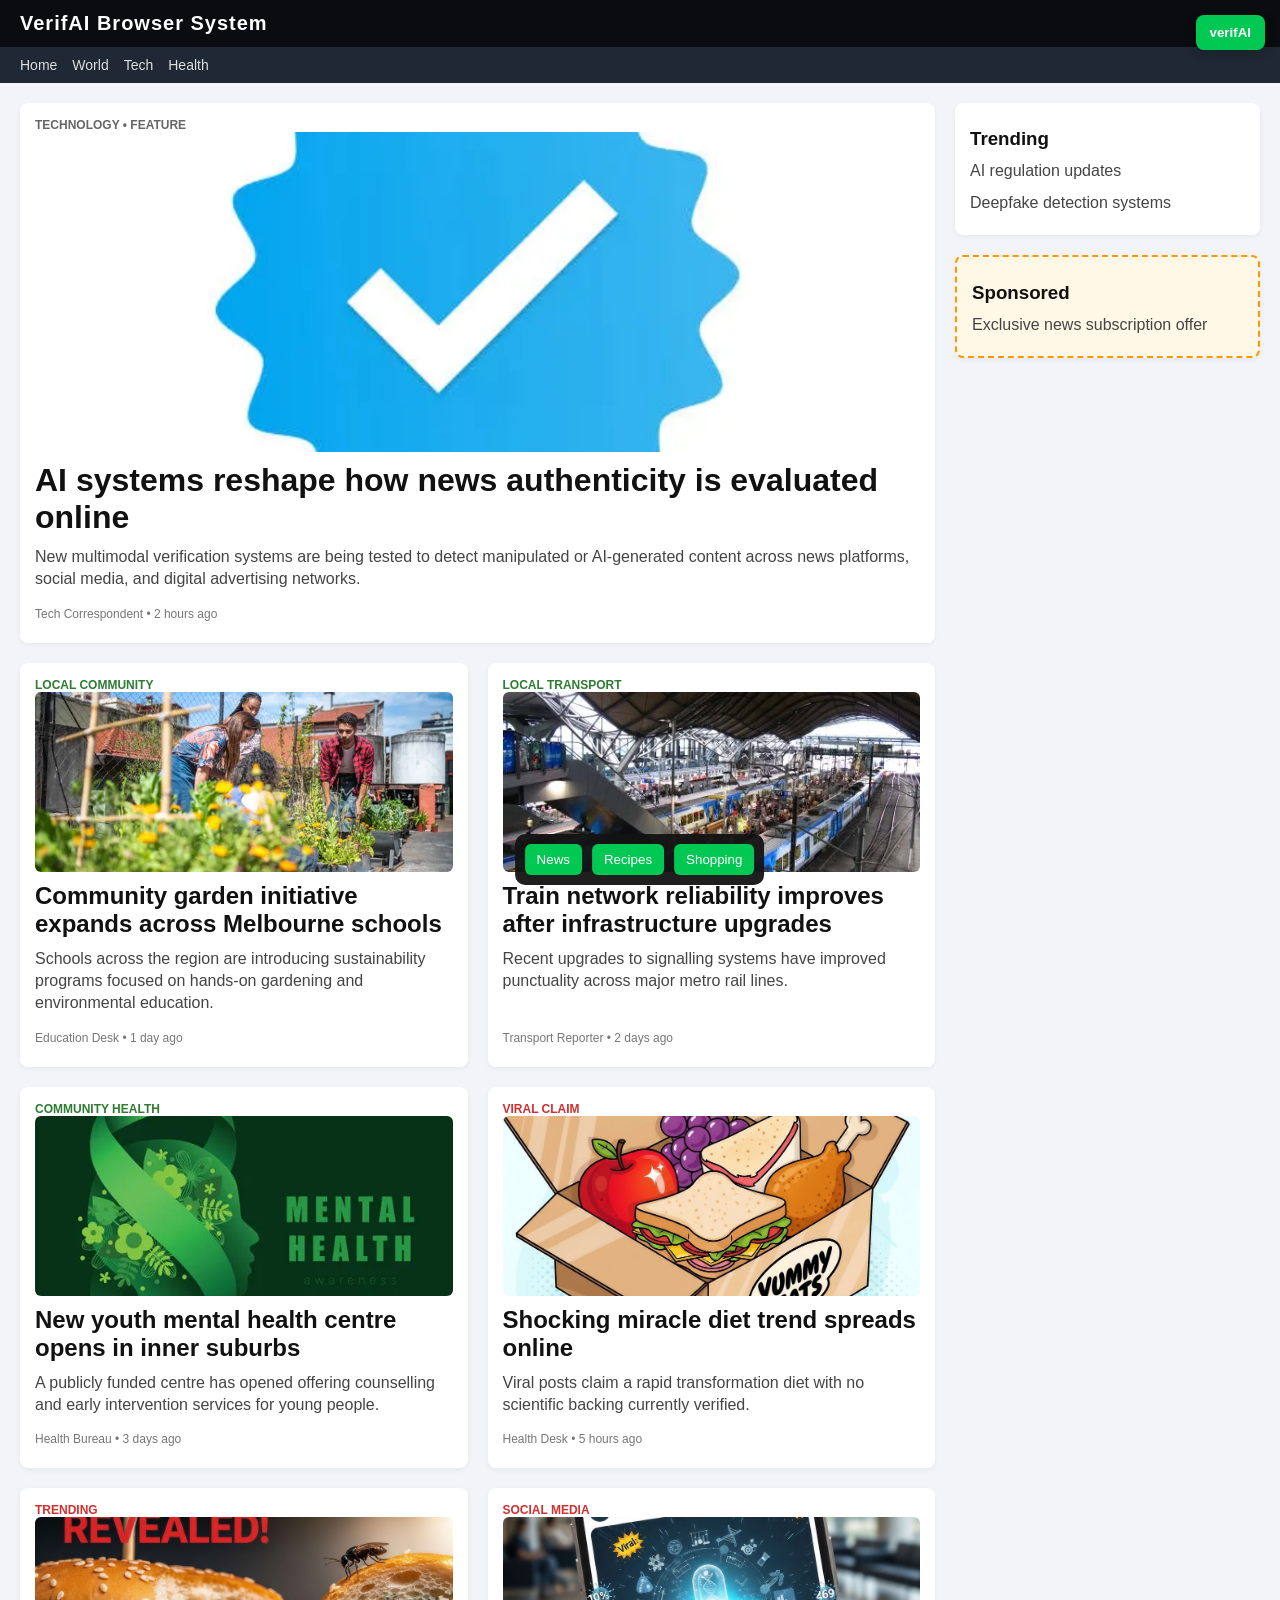
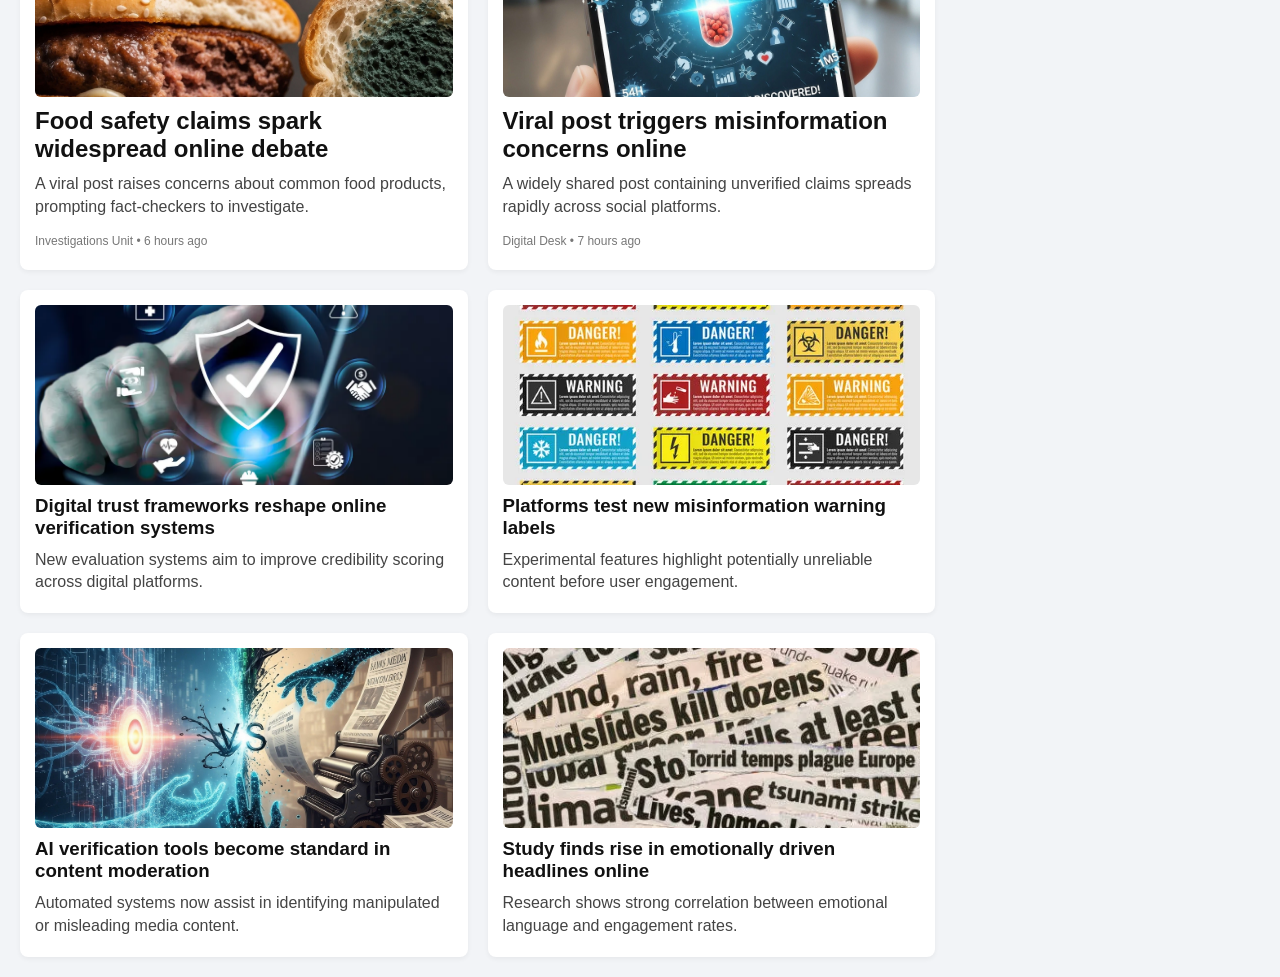
<file: pages/index.html>
<!DOCTYPE html>
<html lang="en">
<head>
    <meta charset="UTF-8">
    <meta name="viewport" content="width=device-width, initial-scale=1.0">
    <title>VerifAI Demo System</title>

    <link rel="stylesheet" href="../styles/styles.css">
</head>

<body>

<!-- ================= TOP BAR ================= -->
<div class="topbar">
    <div class="brand">VerifAI Browser System</div>
    <div class="verifai-float">
        <button class="verifai-btn" onclick="runVerifAI()"><b>verifAI</b></button>
    </div>
</div>

<!-- ================= PAGE SWITCHER ================= -->
<div class="page-switcher">
    <button onclick="showPage('news')">News</button>
    <button onclick="showPage('recipes')">Recipes</button>
    <button onclick="showPage('shopping')">Shopping</button>
</div>

<!-- ================= NEWS PAGE ================= -->
<div id="news" class="page-section active-page">

    <div class="navbar">
        <a href="#">Home</a>
        <a href="#">World</a>
        <a href="#">Tech</a>
        <a href="#">Health</a>
    </div>

    <div class="page">

        <div class="main-content">

            <div class="card featured">
                <div style="font-size:12px;color:#666;font-weight:bold;">TECHNOLOGY • FEATURE</div>
                <img src="../assets/images/verification.png" alt="Verification Interface">
                <h1>AI systems reshape how news authenticity is evaluated online</h1>
                <p>
                    New multimodal verification systems are being tested to detect manipulated or AI-generated content
                    across news platforms, social media, and digital advertising networks.
                </p>
                <p style="font-size:12px;color:#777;margin-top:auto;padding-top:10px;">Tech Correspondent • 2 hours ago</p>
            </div>

            <div class="card">
                <div style="font-size:12px;color:#2e7d32;font-weight:bold;">LOCAL COMMUNITY</div>
                <img src="../assets/images/communitygarden.png" alt="Community Garden">
                <h2>Community garden initiative expands across Melbourne schools</h2>
                <p>
                    Schools across the region are introducing sustainability programs focused on hands-on gardening
                    and environmental education.
                </p>
                <p style="font-size:12px;color:#777;margin-top:auto;padding-top:10px;">Education Desk • 1 day ago</p>
            </div>

            <div class="card">
                <div style="font-size:12px;color:#2e7d32;font-weight:bold;">LOCAL TRANSPORT</div>
                <img src="../assets/images/train.png" alt="Train Network">
                <h2>Train network reliability improves after infrastructure upgrades</h2>
                <p>
                    Recent upgrades to signalling systems have improved punctuality across major metro rail lines.
                </p>
                <p style="font-size:12px;color:#777;margin-top:auto;padding-top:10px;">Transport Reporter • 2 days ago</p>
            </div>

            <div class="card">
                <div style="font-size:12px;color:#2e7d32;font-weight:bold;">COMMUNITY HEALTH</div>
                <img src="../assets/images/mentalhealth.png" alt="Mental Health Centre">
                <h2>New youth mental health centre opens in inner suburbs</h2>
                <p>
                    A publicly funded centre has opened offering counselling and early intervention services for young people.
                </p>
                <p style="font-size:12px;color:#777;margin-top:auto;padding-top:10px;">Health Bureau • 3 days ago</p>
            </div>

            <div class="card">
                <div style="font-size:12px;color:#d32f2f;font-weight:bold;">VIRAL CLAIM</div>
                <img src="../assets/images/genAI-food.jpg" alt="Miracle Diet Claim">
                <h2>Shocking miracle diet trend spreads online</h2>
                <p>
                    Viral posts claim a rapid transformation diet with no scientific backing currently verified.
                </p>
                <p style="font-size:12px;color:#777;margin-top:auto;padding-top:10px;">Health Desk • 5 hours ago</p>
            </div>

            <div class="card">
                <div style="font-size:12px;color:#d32f2f;font-weight:bold;">TRENDING</div>
                <img src="../assets/images/genAI-foodsafety.jpg" alt="Food Safety Debate">
                <h2>Food safety claims spark widespread online debate</h2>
                <p>
                    A viral post raises concerns about common food products, prompting fact-checkers to investigate.
                </p>
                <p style="font-size:12px;color:#777;margin-top:auto;padding-top:10px;">Investigations Unit • 6 hours ago</p>
            </div>

            <div class="card">
                <div style="font-size:12px;color:#d32f2f;font-weight:bold;">SOCIAL MEDIA</div>
                <img src="../assets/images/genAI-socialmediapost.jpg" alt="Misinformation Warnings">
                <h2>Viral post triggers misinformation concerns online</h2>
                <p>
                    A widely shared post containing unverified claims spreads rapidly across social platforms.
                </p>
                <p style="font-size:12px;color:#777;margin-top:auto;padding-top:10px;">Digital Desk • 7 hours ago</p>
            </div>

            <div class="card">
                <img src="../assets/images/digitaltrustframe.png" alt="Trust Frameworks">
                <h3>Digital trust frameworks reshape online verification systems</h3>
                <p>New evaluation systems aim to improve credibility scoring across digital platforms.</p>
            </div>

            <div class="card">
                <img src="../assets/images/warninglabels.png" alt="Warning Labels">
                <h3>Platforms test new misinformation warning labels</h3>
                <p>Experimental features highlight potentially unreliable content before user engagement.</p>
            </div>

            <div class="card">
                <img src="../assets/images/genAI-aivsnews.jpg" alt="AI Verification Content Modification">
                <h3>AI verification tools become standard in content moderation</h3>
                <p>Automated systems now assist in identifying manipulated or misleading media content.</p>
            </div>

            <div class="card">
                <img src="../assets/images/headlines.png" alt="Headline Study">
                <h3>Study finds rise in emotionally driven headlines online</h3>
                <p>Research shows strong correlation between emotional language and engagement rates.</p>
            </div>

        </div>

        <div class="sidebar">
            <div class="card">
                <h3>Trending</h3>
                <p>AI regulation updates</p>
                <p>Deepfake detection systems</p>
            </div>

            <div class="card ad">
                <h3>Sponsored</h3>
                <p>Exclusive news subscription offer</p>
            </div>
        </div>

    </div>
</div>

<!-- ================= RECIPES PAGE ================= -->
<div id="recipes" class="page-section">

    <div class="navbar">
        <a href="#">Recipes</a>
        <a href="#">Healthy</a>
        <a href="#">Quick Meals</a>
    </div>

    <div class="page">

        <div class="main-content">

            <div class="card featured">
                <img src="../assets/images/pie.png">
                <h1>Shepherd’s Pie</h1>
                <p>Classic comfort food with mashed potato topping.</p>
            </div>

            <div class="card">
                <h3>Ingredients</h3>
                <p>Lamb, onion, carrots, peas, potatoes</p>
            </div>

            <div class="card">
                <h3>Steps</h3>
                <p>Cook meat → add veg → bake with mash</p>
            </div>

            <div class="card">
                <img src="../assets/images/genAI-foodsafety.jpg">
                <h3>Food Safety Tips</h3>
                <p>Cook meat thoroughly and avoid cross contamination.</p>
            </div>

            <div class="card ad sketchy">
                <img src="../assets/images/genAI-food.jpg">
                <h3>Sponsored</h3>
                <p>Extreme diet: lose weight instantly!</p>
            </div>

        </div>

        <div class="sidebar">
            <div class="card ad">
                <h3>Sponsored Kit</h3>
                <p>Meal delivery subscription service</p>
            </div>

            <div class="card ad sketchy">
                <h3>Miracle Diet</h3>
                <p>No diet, no exercise weight loss solution</p>
            </div>
        </div>

    </div>
</div>

<!-- ================= SHOPPING PAGE ================= -->
<div id="shopping" class="page-section">

    <div class="navbar">
        <a href="#">Electronics</a>
        <a href="#">Kitchen</a>
        <a href="#">Deals</a>
    </div>

    <div class="page">

        <div class="main-content">

            <div class="card">
                <img src="../assets/images/headphones.png">
                <h3>Headphones</h3>
                <p>Noise cancelling audio</p>
            </div>

            <div class="card">
                <img src="../assets/images/smartwatch.png">
                <h3>Smartwatch</h3>
                <p>Fitness tracking</p>
            </div>

            <div class="card">
                <img src="../assets/images/blender.png">
                <h3>Blender</h3>
                <p>High power blending</p>
            </div>

            <div class="card">
                <img src="../assets/images/airfryer.png">
                <h3>Air Fryer</h3>
                <p>Healthier cooking option</p>
            </div>

            <div class="card ad">
                <img src="../assets/images/amazon.png">
                <h3>Sponsored</h3>
                <p>Shop millions of products</p>
            </div>

            <div class="card ad sketchy">
                <img src="../assets/images/genAI-looseweightquick.jpg">
                <h3>Sponsored</h3>
                <p>Lose weight fast guaranteed!</p>
            </div>

            <div class="card ad sketchy">
                <img src="../assets/images/discountcodes.png">
                <h3>Sponsored</h3>
                <p>Secret discount codes leaked!</p>
            </div>

        </div>

        <div class="sidebar">

            <div class="card">
                <h3>Deals</h3>
                <p>Electronics discounts</p>
            </div>

            <div class="card ad sketchy">
                <h3>Hidden Offer</h3>
                <p>Click to unlock secret pricing!</p>
            </div>

        </div>

    </div>
</div>

<!-- ================= SCRIPTS ================= -->
<script src="../scripts/script.js"></script>

</body>
</html>
</file>
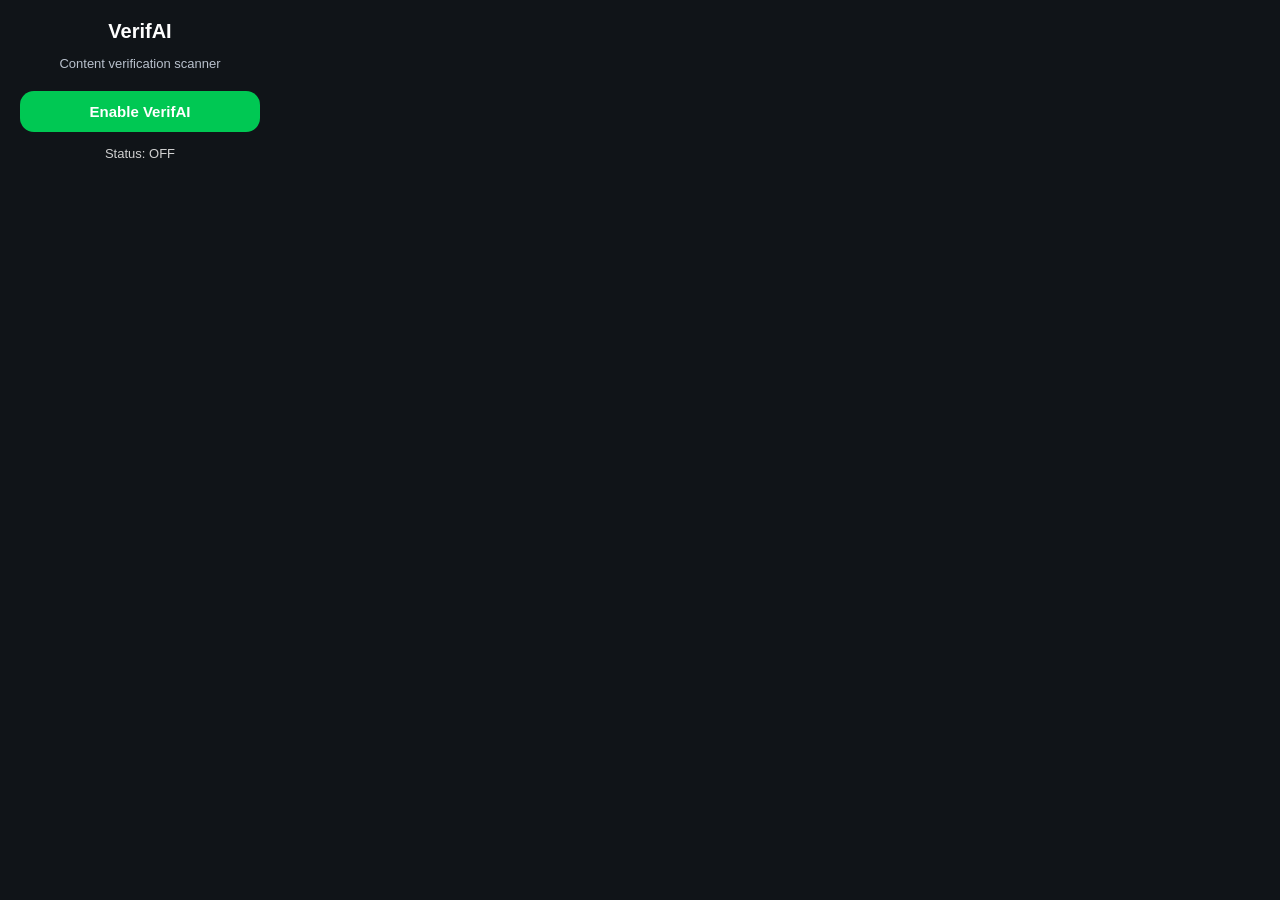
<file: extension/popup.html>
<!DOCTYPE html>
<html lang="en">
<head>
    <meta charset="UTF-8">
    <title>VerifAI</title>
    <link rel="stylesheet" href="styles.css">
</head>
<body class="popup-body">

<div class="popup-container">

    <h2>VerifAI</h2>

    <p class="popup-subtitle">
        Content verification scanner
    </p>

    <button id="toggleScanBtn">
        Enable VerifAI
    </button>

    <div id="statusText">
        Status: OFF
    </div>

</div>

<script src="popup.js"></script>
</body>
</html>
</file>
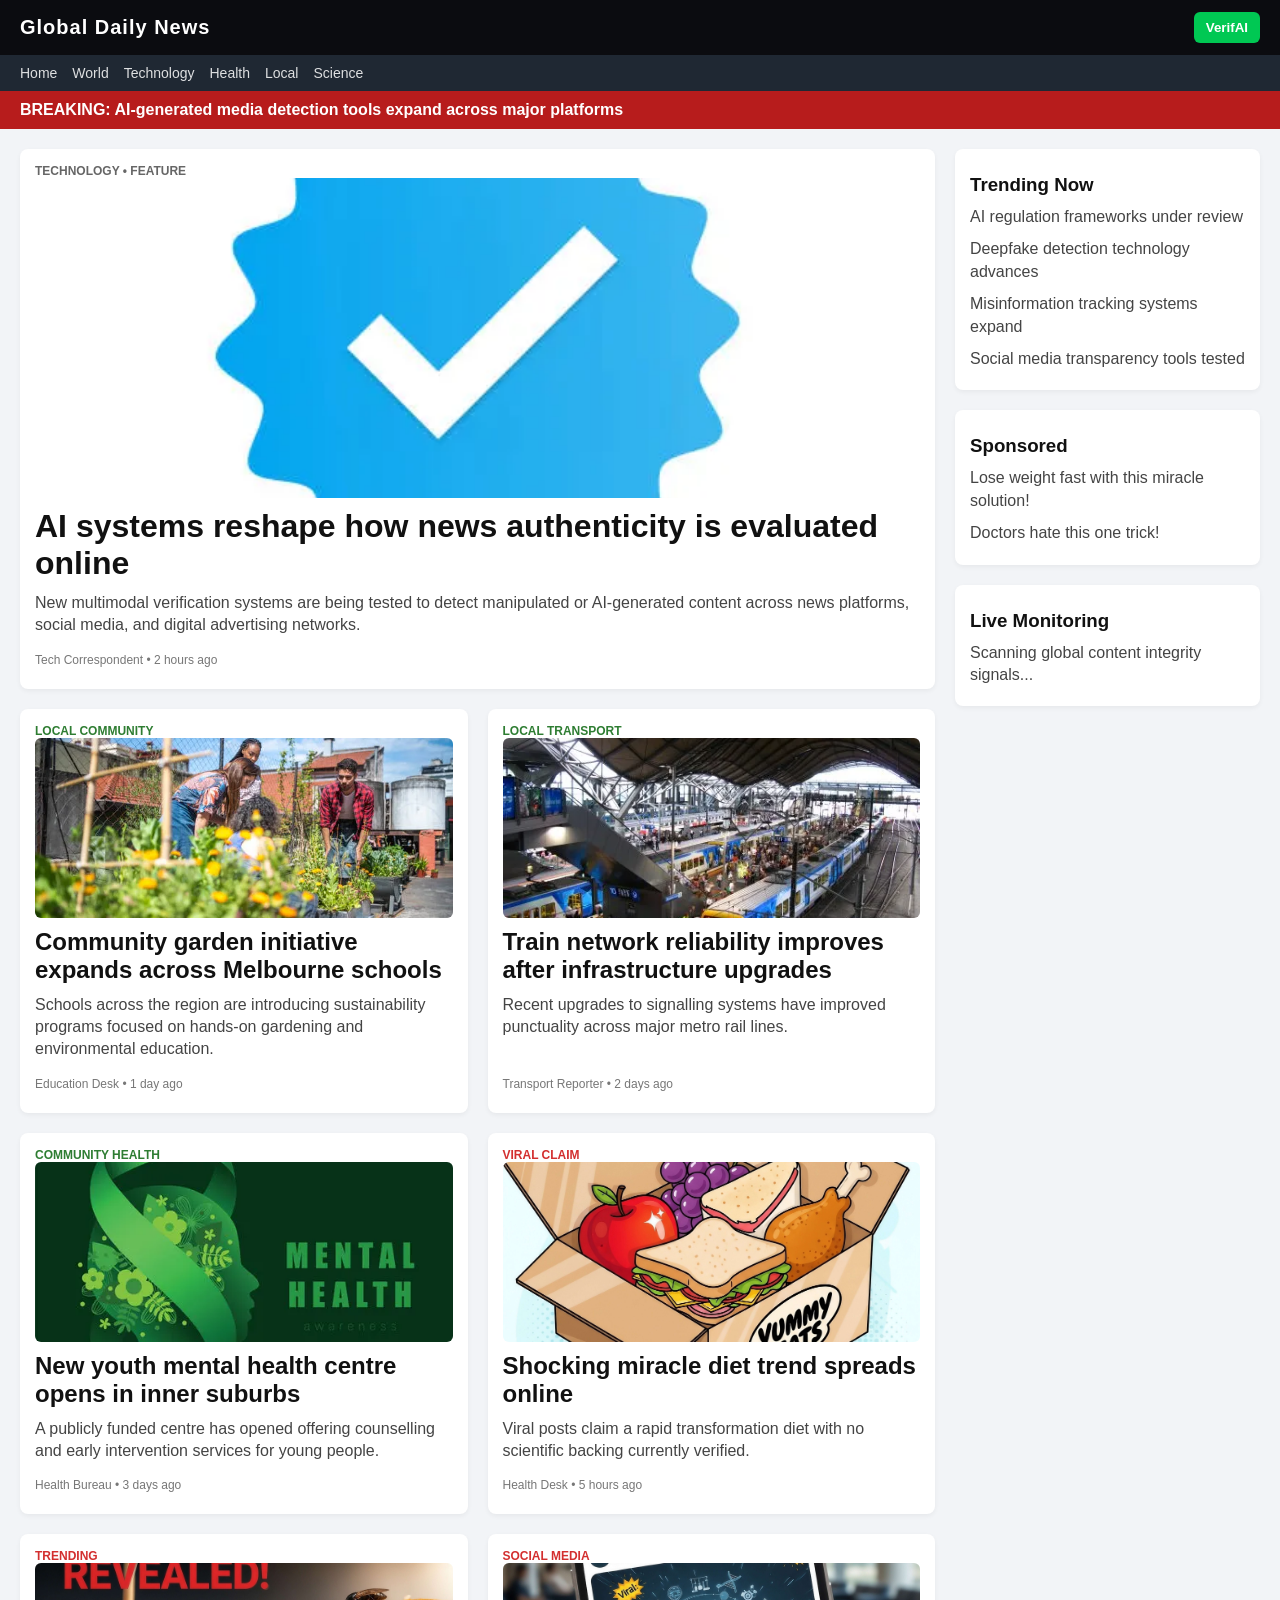
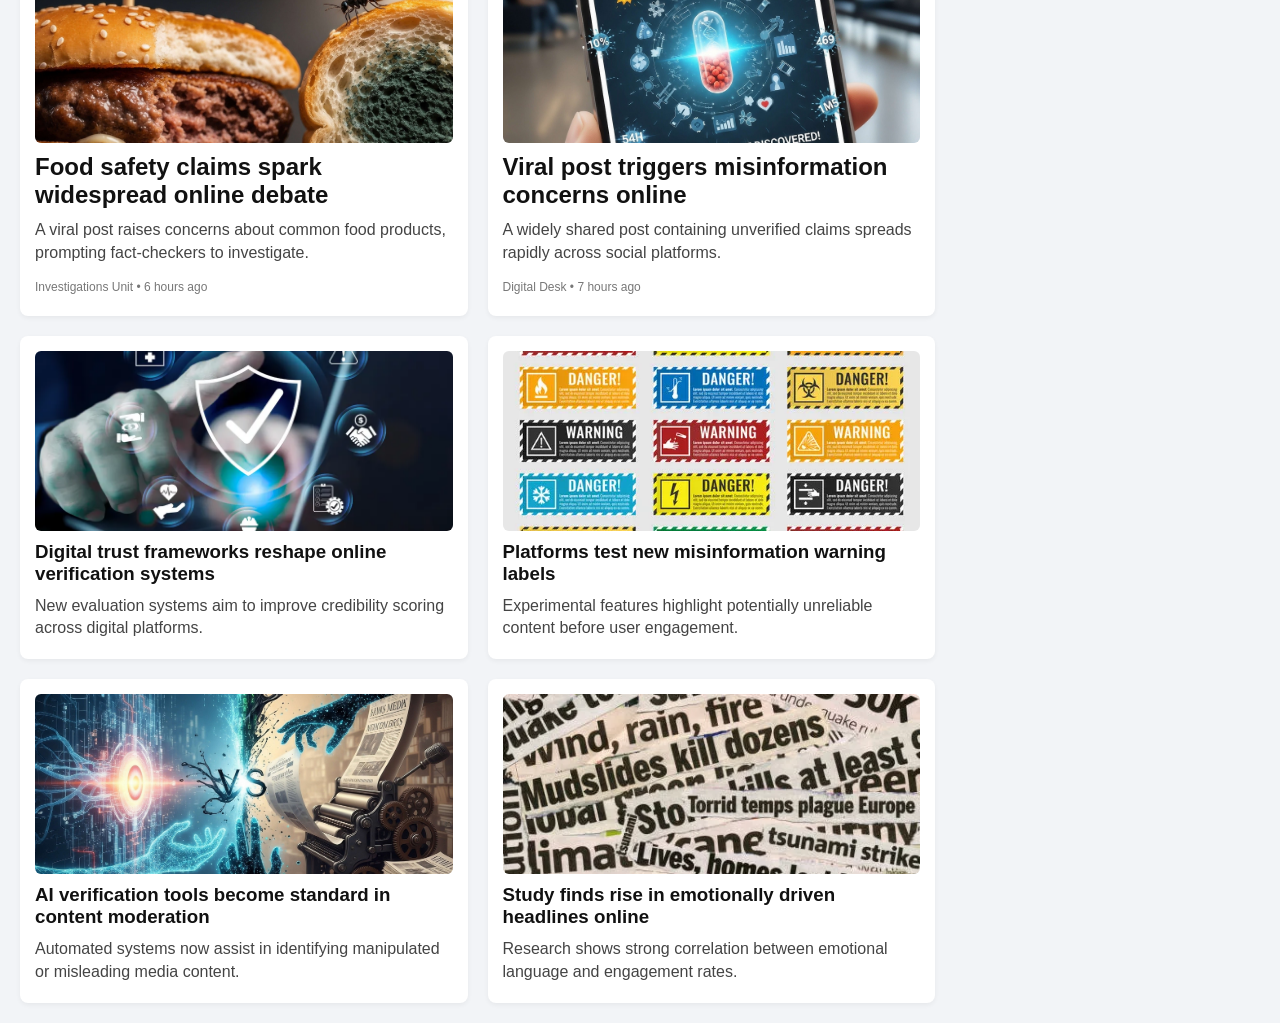
<file: pages/news.html>
<!DOCTYPE html>
<html lang="en">
<head>
    <meta charset="UTF-8">
    <meta name="viewport" content="width=device-width, initial-scale=1.0">
    <title>Global Daily News</title>
    <link rel="stylesheet" href="../styles/styles.css">
</head>
<body>

<div class="topbar">
    <div class="brand">Global Daily News</div>
    <button class="verifai-btn" onclick="runVerifAI()">VerifAI</button>
</div>

<div class="navbar">
    <a href="#">Home</a>
    <a href="#">World</a>
    <a href="#">Technology</a>
    <a href="#">Health</a>
    <a href="#">Local</a>
    <a href="#">Science</a>
</div>

<div style="background:#b71c1c;color:white;padding:10px 20px;font-weight:bold;">
    BREAKING: AI-generated media detection tools expand across major platforms
</div>

<div class="page">

    <div class="main-content">

        <div class="card featured">
            <div style="font-size:12px;color:#666;font-weight:bold;">TECHNOLOGY • FEATURE</div>
            <img src="../assets/images/verification.png" alt="Verification Interface">
            <h1>AI systems reshape how news authenticity is evaluated online</h1>
            <p>
                New multimodal verification systems are being tested to detect manipulated or AI-generated content
                across news platforms, social media, and digital advertising networks.
            </p>
            <p style="font-size:12px;color:#777;margin-top:auto;padding-top:10px;">Tech Correspondent • 2 hours ago</p>
        </div>

        <div class="card">
            <div style="font-size:12px;color:#2e7d32;font-weight:bold;">LOCAL COMMUNITY</div>
            <img src="../assets/images/communitygarden.png" alt="Community Garden">
            <h2>Community garden initiative expands across Melbourne schools</h2>
            <p>
                Schools across the region are introducing sustainability programs focused on hands-on gardening
                and environmental education.
            </p>
            <p style="font-size:12px;color:#777;margin-top:auto;padding-top:10px;">Education Desk • 1 day ago</p>
        </div>

        <div class="card">
            <div style="font-size:12px;color:#2e7d32;font-weight:bold;">LOCAL TRANSPORT</div>
            <img src="../assets/images/train.png" alt="Train Network">
            <h2>Train network reliability improves after infrastructure upgrades</h2>
            <p>
                Recent upgrades to signalling systems have improved punctuality across major metro rail lines.
            </p>
            <p style="font-size:12px;color:#777;margin-top:auto;padding-top:10px;">Transport Reporter • 2 days ago</p>
        </div>

        <div class="card">
            <div style="font-size:12px;color:#2e7d32;font-weight:bold;">COMMUNITY HEALTH</div>
            <img src="../assets/images/mentalhealth.png" alt="Mental Health Centre">
            <h2>New youth mental health centre opens in inner suburbs</h2>
            <p>
                A publicly funded centre has opened offering counselling and early intervention services for young people.
            </p>
            <p style="font-size:12px;color:#777;margin-top:auto;padding-top:10px;">Health Bureau • 3 days ago</p>
        </div>

        <div class="card">
            <div style="font-size:12px;color:#d32f2f;font-weight:bold;">VIRAL CLAIM</div>
            <img src="../assets/images/genAI-food.jpg" alt="Miracle Diet Claim">
            <h2>Shocking miracle diet trend spreads online</h2>
            <p>
                Viral posts claim a rapid transformation diet with no scientific backing currently verified.
            </p>
            <p style="font-size:12px;color:#777;margin-top:auto;padding-top:10px;">Health Desk • 5 hours ago</p>
        </div>

        <div class="card">
            <div style="font-size:12px;color:#d32f2f;font-weight:bold;">TRENDING</div>
            <img src="../assets/images/genAI-foodsafety.jpg" alt="Food Safety Debate">
            <h2>Food safety claims spark widespread online debate</h2>
            <p>
                A viral post raises concerns about common food products, prompting fact-checkers to investigate.
            </p>
            <p style="font-size:12px;color:#777;margin-top:auto;padding-top:10px;">Investigations Unit • 6 hours ago</p>
        </div>

        <div class="card">
            <div style="font-size:12px;color:#d32f2f;font-weight:bold;">SOCIAL MEDIA</div>
            <img src="../assets/images/genAI-socialmediapost.jpg" alt="Misinformation Warnings">
            <h2>Viral post triggers misinformation concerns online</h2>
            <p>
                A widely shared post containing unverified claims spreads rapidly across social platforms.
            </p>
            <p style="font-size:12px;color:#777;margin-top:auto;padding-top:10px;">Digital Desk • 7 hours ago</p>
        </div>

        <div class="card">
            <img src="../assets/images/digitaltrustframe.png" alt="Trust Frameworks">
            <h3>Digital trust frameworks reshape online verification systems</h3>
            <p>New evaluation systems aim to improve credibility scoring across digital platforms.</p>
        </div>

        <div class="card">
            <img src="../assets/images/warninglabels.png" alt="Warning Labels">
            <h3>Platforms test new misinformation warning labels</h3>
            <p>Experimental features highlight potentially unreliable content before user engagement.</p>
        </div>

        <div class="card">
            <img src="../assets/images/genAI-aivsnews.jpg" alt="AI Verification Content Modification">
            <h3>AI verification tools become standard in content moderation</h3>
            <p>Automated systems now assist in identifying manipulated or misleading media content.</p>
        </div>

        <div class="card">
            <img src="../assets/images/headlines.png" alt="Headline Study">
            <h3>Study finds rise in emotionally driven headlines online</h3>
            <p>Research shows strong correlation between emotional language and engagement rates.</p>
        </div>

    </div> <div class="sidebar">

    <div class="card">
        <h3>Trending Now</h3>
        <p>AI regulation frameworks under review</p>
        <p>Deepfake detection technology advances</p>
        <p>Misinformation tracking systems expand</p>
        <p>Social media transparency tools tested</p>
    </div>

    <div class="card">
        <h3>Sponsored</h3>
        <p>Lose weight fast with this miracle solution!</p>
        <p>Doctors hate this one trick!</p>
    </div>

    <div class="card">
        <h3>Live Monitoring</h3>
        <p>Scanning global content integrity signals...</p>
    </div>

</div> </div> <script src="../scripts/script.js"></script>

</body>
</html>
</file>
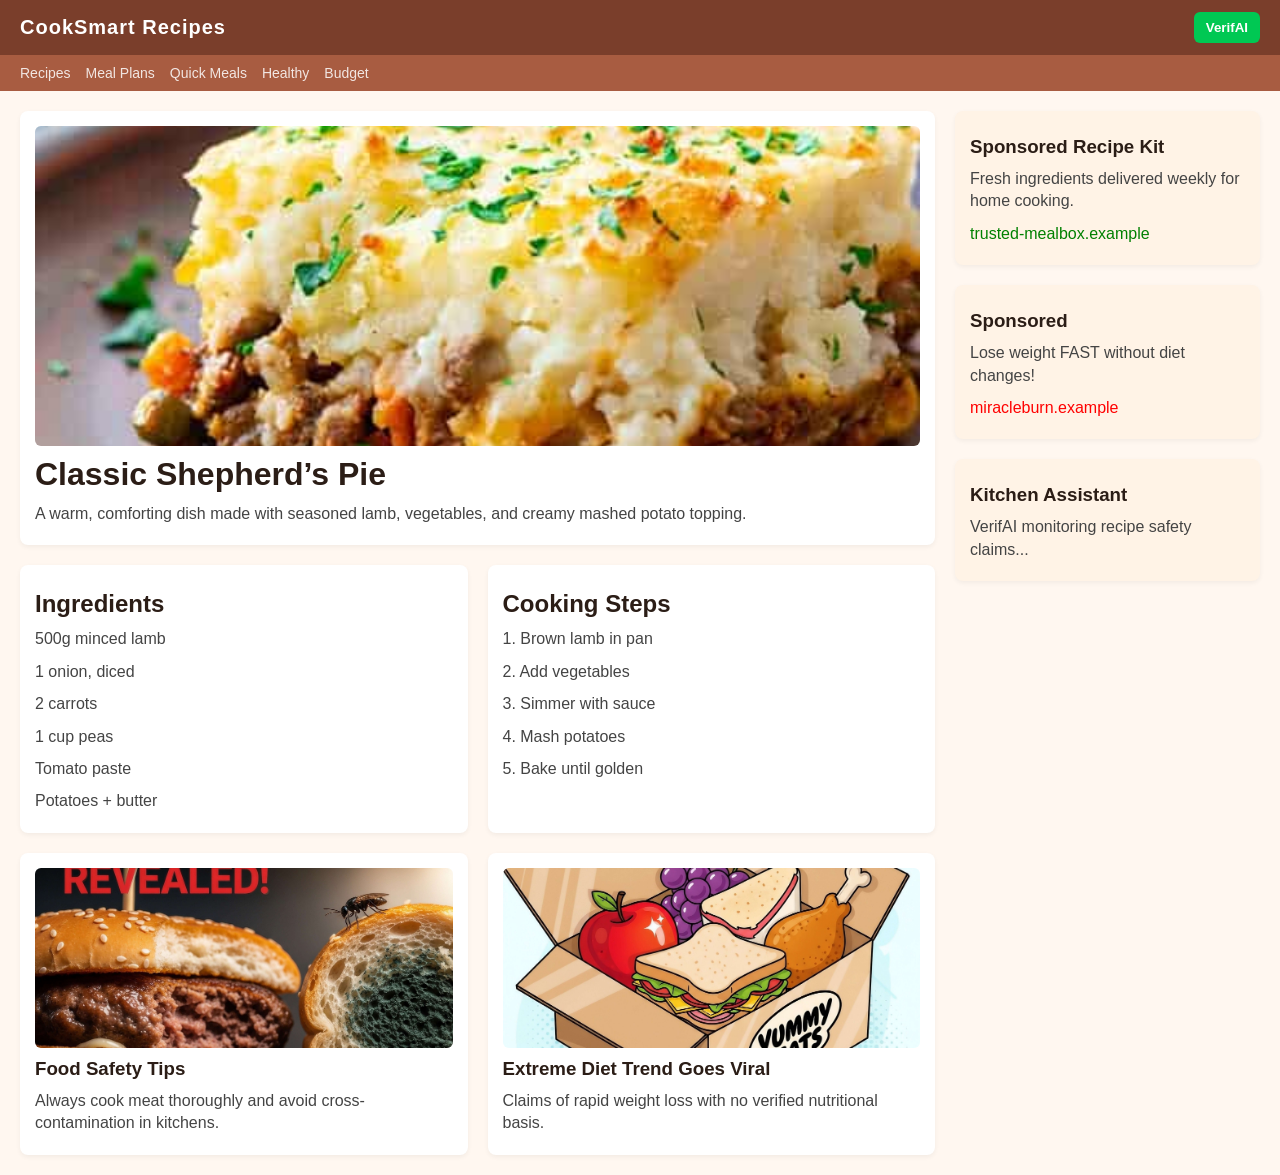
<file: pages/recipes.html>
<!DOCTYPE html>
<html lang="en">
<head>
    <meta charset="UTF-8">
    <title>Global Daily Recipes</title>
    <link rel="stylesheet" href="../styles/styles.css">
</head>

<body class="recipe-theme">

<div class="topbar">
    <div class="brand">CookSmart Recipes</div>
    <button class="verifai-btn" onclick="runVerifAI()">VerifAI</button>
</div>

<div class="navbar">
    <a href="#">Recipes</a>
    <a href="#">Meal Plans</a>
    <a href="#">Quick Meals</a>
    <a href="#">Healthy</a>
    <a href="#">Budget</a>
</div>

<div class="page">

    <!-- MAIN CONTENT -->
    <div class="main-content">

        <!-- HERO RECIPE -->
        <div class="card featured">
            <img src="../assets/images/pie.png" alt="Shepherds Pie">
            <h1>Classic Shepherd’s Pie</h1>
            <p>
                A warm, comforting dish made with seasoned lamb, vegetables, and creamy mashed potato topping.
            </p>
        </div>

        <!-- INGREDIENTS -->
        <div class="card">
            <h2>Ingredients</h2>
            <p>500g minced lamb</p>
            <p>1 onion, diced</p>
            <p>2 carrots</p>
            <p>1 cup peas</p>
            <p>Tomato paste</p>
            <p>Potatoes + butter</p>
        </div>

        <!-- METHOD -->
        <div class="card">
            <h2>Cooking Steps</h2>
            <p>1. Brown lamb in pan</p>
            <p>2. Add vegetables</p>
            <p>3. Simmer with sauce</p>
            <p>4. Mash potatoes</p>
            <p>5. Bake until golden</p>
        </div>

        <!-- FOOD SAFETY (REAL CONTENT) -->
        <div class="card">
            <img src="../assets/images/genAI-foodsafety.jpg">
            <h3>Food Safety Tips</h3>
            <p>Always cook meat thoroughly and avoid cross-contamination in kitchens.</p>
        </div>

        <!-- MISLEADING CONTENT -->
        <div class="card">
            <img src="../assets/images/genAI-food.jpg">
            <h3>Extreme Diet Trend Goes Viral</h3>
            <p>Claims of rapid weight loss with no verified nutritional basis.</p>
        </div>

    </div>

    <!-- SIDEBAR -->
    <div class="sidebar">

        <div class="card">
            <h3>Sponsored Recipe Kit</h3>
            <p>Fresh ingredients delivered weekly for home cooking.</p>
            <p style="color:green;">trusted-mealbox.example</p>
        </div>

        <div class="card">
            <h3>Sponsored</h3>
            <p>Lose weight FAST without diet changes!</p>
            <p style="color:red;">miracleburn.example</p>
        </div>

        <div class="card">
            <h3>Kitchen Assistant</h3>
            <p>VerifAI monitoring recipe safety claims...</p>
        </div>

    </div>

</div>

<script src="../scripts/script.js"></script>

</body>
</html>
</file>
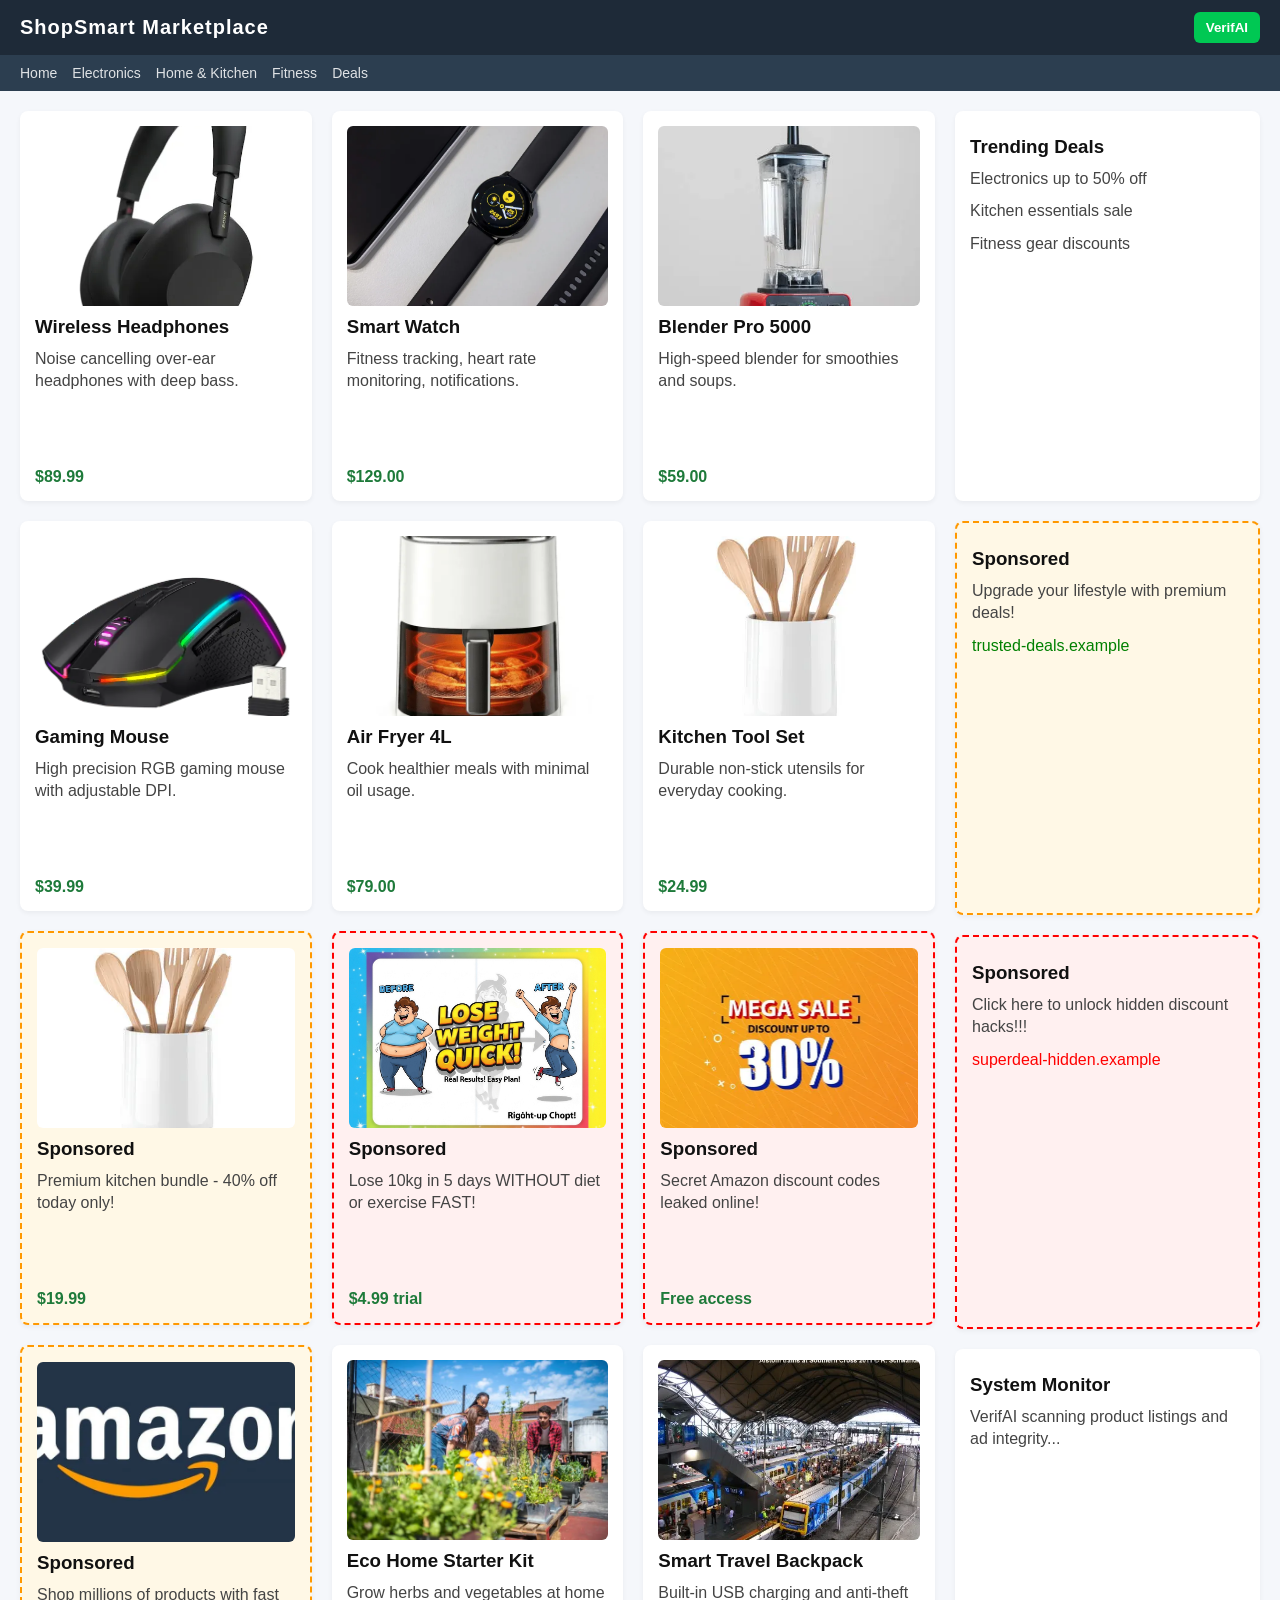
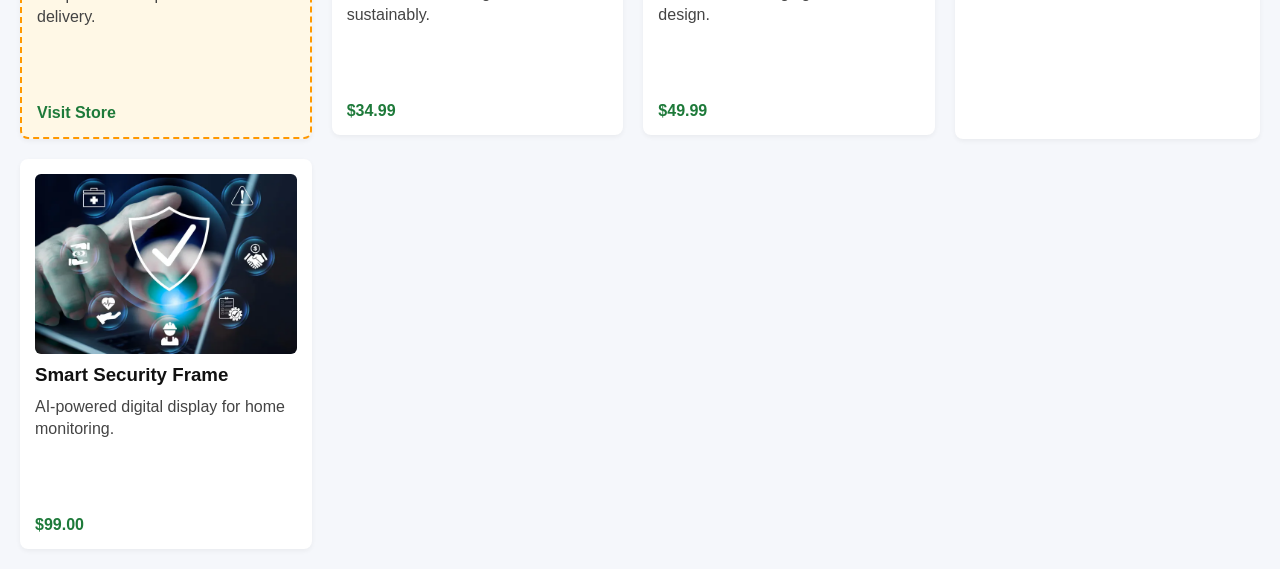
<file: pages/shopping.html>
<!DOCTYPE html>
<html lang="en">
<head>
  <meta charset="UTF-8">
  <title>ShopSmart Marketplace</title>
  <link rel="stylesheet" href="../styles/styles.css">
</head>

<body class="shop-theme">

<div class="topbar">
  <div class="brand">ShopSmart Marketplace</div>
  <button class="verifai-btn" onclick="runVerifAI()">VerifAI</button>
</div>

<div class="navbar">
  <a href="#">Home</a>
  <a href="#">Electronics</a>
  <a href="#">Home & Kitchen</a>
  <a href="#">Fitness</a>
  <a href="#">Deals</a>
</div>

<div class="page">

  <!-- PRODUCT GRID -->
  <div class="main-content">

    <div class="card">
      <img src="../assets/images/headphones.png">
      <h3>Wireless Headphones</h3>
      <p>Noise cancelling over-ear headphones with deep bass.</p>
      <div class="price">$89.99</div>
    </div>

    <div class="card">
      <img src="../assets/images/smartwatch.png">
      <h3>Smart Watch</h3>
      <p>Fitness tracking, heart rate monitoring, notifications.</p>
      <div class="price">$129.00</div>
    </div>

    <div class="card">
      <img src="../assets/images/blender.png">
      <h3>Blender Pro 5000</h3>
      <p>High-speed blender for smoothies and soups.</p>
      <div class="price">$59.00</div>
    </div>

    <div class="card">
      <img src="../assets/images/gamingmouse.png">
      <h3>Gaming Mouse</h3>
      <p>High precision RGB gaming mouse with adjustable DPI.</p>
      <div class="price">$39.99</div>
    </div>

    <div class="card">
      <img src="../assets/images/airfryer.png">
      <h3>Air Fryer 4L</h3>
      <p>Cook healthier meals with minimal oil usage.</p>
      <div class="price">$79.00</div>
    </div>

    <div class="card">
      <img src="../assets/images/kitchentools.png">
      <h3>Kitchen Tool Set</h3>
      <p>Durable non-stick utensils for everyday cooking.</p>
      <div class="price">$24.99</div>
    </div>

    <!-- REALISTIC AD -->
    <div class="card ad">
      <img src="../assets/images/kitchentools.png">
      <h3>Sponsored</h3>
      <p>Premium kitchen bundle - 40% off today only!</p>
      <div class="price">$19.99</div>
    </div>

    <!-- SKETCHY AD -->
    <div class="card ad sketchy">
      <img src="../assets/images/genAI-looseweightquick.jpg">
      <h3>Sponsored</h3>
      <p>Lose 10kg in 5 days WITHOUT diet or exercise FAST!</p>
      <div class="price">$4.99 trial</div>
    </div>

    <!-- SKETCHY AD -->
    <div class="card ad sketchy">
      <img src="../assets/images/discountcodes.png">
      <h3>Sponsored</h3>
      <p>Secret Amazon discount codes leaked online!</p>
      <div class="price">Free access</div>
    </div>

    <!-- REALISTIC AD -->
    <div class="card ad">
      <img src="../assets/images/amazon.png">
      <h3>Sponsored</h3>
      <p>Shop millions of products with fast delivery.</p>
      <div class="price">Visit Store</div>
    </div>

    <div class="card">
      <img src="../assets/images/communitygarden.png">
      <h3>Eco Home Starter Kit</h3>
      <p>Grow herbs and vegetables at home sustainably.</p>
      <div class="price">$34.99</div>
    </div>

    <div class="card">
      <img src="../assets/images/train.png">
      <h3>Smart Travel Backpack</h3>
      <p>Built-in USB charging and anti-theft design.</p>
      <div class="price">$49.99</div>
    </div>

    <div class="card">
      <img src="../assets/images/digitaltrustframe.png">
      <h3>Smart Security Frame</h3>
      <p>AI-powered digital display for home monitoring.</p>
      <div class="price">$99.00</div>
    </div>

  </div>

  <!-- SIDEBAR -->
  <div class="sidebar">

    <div class="card">
      <h3>Trending Deals</h3>
      <p>Electronics up to 50% off</p>
      <p>Kitchen essentials sale</p>
      <p>Fitness gear discounts</p>
    </div>

    <div class="card ad">
      <h3>Sponsored</h3>
      <p>Upgrade your lifestyle with premium deals!</p>
      <p style="color:green;">trusted-deals.example</p>
    </div>

    <div class="card ad sketchy">
      <h3>Sponsored</h3>
      <p>Click here to unlock hidden discount hacks!!!</p>
      <p style="color:red;">superdeal-hidden.example</p>
    </div>

    <div class="card">
      <h3>System Monitor</h3>
      <p>VerifAI scanning product listings and ad integrity...</p>
    </div>

  </div>

</div>

<script src="../scripts/script.js"></script>

</body>
</html>
</file>
<file: styles/styles.css>
body {
    font-family: Arial, Helvetica, sans-serif;
    margin: 0;
    background: #f2f4f7;
    color: #111;
}

/* ================= TOP BAR ================= */
.topbar {
    background: #0b0c10;
    color: white;
    padding: 12px 20px;
    display: flex;
    justify-content: space-between;
    align-items: center;
}

.brand {
    font-size: 20px;
    font-weight: bold;
    letter-spacing: 1px;
}

/* ================= NAV ================= */
.navbar {
    background: #1f2833;
    display: flex;
    gap: 15px;
    padding: 10px 20px;
    font-size: 14px;
}

.navbar a {
    color: white;
    text-decoration: none;
    opacity: 0.85;
}

.navbar a:hover {
    opacity: 1;
}

/* ================= LAYOUT ================= */
.page {
    display: grid;
    grid-template-columns: 3fr 1fr;
    gap: 20px;
    padding: 20px;
    max-width: 1400px;
    margin: 0 auto;
}

.main-content {
    display: grid;
    grid-template-columns: repeat(auto-fill, minmax(320px, 1fr));
    gap: 20px;
}

.sidebar {
    display: flex;
    flex-direction: column;
    gap: 20px;
}

/* ================= CARD ================= */
.card {
    background: white;
    border-radius: 8px;
    box-shadow: 0 2px 5px rgba(0,0,0,0.05);
    padding: 15px;
    display: flex;
    flex-direction: column;
    position: relative;
    overflow: hidden;
    transition: 0.2s ease;
}

.card:hover {
    transform: translateY(-3px);
    box-shadow: 0 6px 15px rgba(0,0,0,0.12);
}

.card img {
    width: 100%;
    height: 180px;
    object-fit: cover;
    border-radius: 6px;
}

/* featured */
.card.featured {
    grid-column: 1 / -1;
}

.card.featured img {
    height: 320px;
}

/* ================= TEXT ================= */
.card h1,
.card h2,
.card h3 {
    margin: 10px 0 5px;
}

.card p {
    margin: 5px 0;
    color: #444;
    line-height: 1.4;
}

/* ================= BADGES ================= */
.badge {
    position: relative;
    font-size: 18px;
    background: rgba(255,255,255,0.95);
    padding: 4px 6px;
    border-radius: 6px;
    cursor: help;
}

.badge-container {
    position: absolute;
    top: 10px;
    right: 10px;
    display: flex;
    gap: 6px;
    z-index: 10;
}

/* tooltip */
.badge::after {
    content: attr(data-tooltip);
    position: absolute;
    top: 120%;
    right: 0;

    background: rgba(0,0,0,0.85);
    color: white;
    padding: 6px 8px;
    font-size: 11px;
    border-radius: 6px;
    white-space: nowrap;

    opacity: 0;
    transform: translateY(-5px);
    transition: 0.15s ease;
    pointer-events: none;
}

.badge:hover::after {
    opacity: 1;
    transform: translateY(0);
}

/* ================= AI IMAGE BADGE ================= */
.img-badge {
    position: absolute;
    top: 10px;
    left: 10px;
    background: #111;
    color: white;
    padding: 6px 10px;
    border-radius: 6px;
    font-size: 12px;
    z-index: 50;
}

/* tooltip */
.img-badge .tooltip {
    position: absolute;
    top: 35px;
    left: 0;

    background: rgba(0,0,0,0.9);
    color: white;
    padding: 8px;
    border-radius: 6px;
    width: 220px;
    font-size: 12px;

    opacity: 0;
    visibility: hidden;
    transition: 0.15s ease;
    z-index: 9999;
}

.img-badge:hover .tooltip {
    opacity: 1;
    visibility: visible;
}

/* ================= BUTTON ================= */
.verifai-btn {
    background: #00c853;
    border: none;
    padding: 8px 12px;
    color: white;
    border-radius: 6px;
    font-weight: bold;
    cursor: pointer;
}

/* ================= THEMES ================= */

/* RECIPE */
body.recipe-theme {
    background: #fff7f0;
    color: #2b1d16;
}

body.recipe-theme .topbar {
    background: #7a3e2b;
}

body.recipe-theme .navbar {
    background: #a85c41;
}

body.recipe-theme .sidebar .card {
    background: #fff3e6;
}

/* SHOP */
body.shop-theme {
    background: #f5f7fb;
}

body.shop-theme .topbar {
    background: #1e2a38;
}

body.shop-theme .navbar {
    background: #2c3e50;
}

body.shop-theme .main-content {
    grid-template-columns: repeat(auto-fill, minmax(240px, 1fr));
}

body.shop-theme .card {
    height: 360px;
}

.price {
    font-weight: bold;
    color: #1e7a3a;
    margin-top: auto;
}

/* ads */
.ad {
    border: 2px dashed #ff9800;
    background: #fff8e6;
}

.ad.sketchy {
    border: 2px dashed red;
    background: #fff0f0;
}

/* ================= PAGE SWITCHER ================= */
.page-switcher {
    position: fixed;
    bottom: 15px;
    left: 50%;
    transform: translateX(-50%);
    background: rgba(20,20,20,0.95);
    padding: 10px;
    border-radius: 10px;
    display: flex;
    gap: 10px;
    z-index: 9999;
}

.page-switcher button {
    background: #00c853;
    border: none;
    padding: 8px 12px;
    color: white;
    border-radius: 6px;
    cursor: pointer;
}

.page-switcher button:hover {
    opacity: 0.85;
}

/* ================= PAGE SYSTEM ================= */
.page-section {
    display: none;
}

.active-page {
    display: block;
}

.verifai-float {
    position: fixed;
    top: 15px;
    right: 15px;
    z-index: 10000;
}

.verifai-float .verifai-btn {
    background: #00c853;
    border: none;
    padding: 10px 14px;
    color: white;
    cursor: pointer;
    border-radius: 8px;
    font-weight: bold;
    box-shadow: 0 4px 12px rgba(0,0,0,0.2);
    transition: 0.2s ease;
}

.verifai-float .verifai-btn:hover {
    transform: translateY(-2px);
    opacity: 0.9;
}
</file>
<file: extension/styles.css>
.popup-body {
    margin: 0;
    padding: 0;
    width: 280px;
    background: #101418;
    color: white;
    font-family: Arial, Helvetica, sans-serif;
}

.popup-container {
    padding: 20px;
    text-align: center;
}

.popup-container h2 {
    margin: 0 0 8px;
    font-size: 20px;
}

.popup-subtitle {
    color: #b8c0cc;
    font-size: 13px;
    margin-bottom: 20px;
}

#toggleScanBtn {
    width: 100%;
    border: none;
    border-radius: 14px;
    padding: 12px;
    background: #00c853;
    color: white;
    font-size: 15px;
    font-weight: bold;
    cursor: pointer;
    transition: 0.2s ease;
}

#toggleScanBtn:hover {
    transform: translateY(-1px);
    opacity: 0.9;
}

#statusText {
    margin-top: 14px;
    font-size: 13px;
    color: #d0d0d0;
}

/* =========================
   BADGES
========================= */

.verifai-badge-container {
    position: absolute;
    top: 10px;
    right: 10px;

    display: flex;
    gap: 8px;

    z-index: 2147483647;
    overflow: visible;
}

.verifai-badge {
    width: 34px;
    height: 34px;

    display: flex;
    align-items: center;
    justify-content: center;

    border-radius: 50%;
    cursor: help;

    font-size: 16px;
    color: white;

    opacity: 0.9;

    backdrop-filter: blur(10px);
    -webkit-backdrop-filter: blur(10px);

    border: 1px solid rgba(255,255,255,0.18);
    box-shadow: 0 6px 14px rgba(0,0,0,0.25);

    transition: transform 0.15s ease, opacity 0.15s ease;

    position: relative;
}

/* hover animation */
.verifai-badge:hover {
    transform: scale(1.08);
    opacity: 1;
}

/* =========================
   COLORS
========================= */

.verifai-badge.red {
    background: rgba(211, 47, 47, 0.78);
}

.verifai-badge.orange {
    background: rgba(245, 124, 0, 0.78);
}

.verifai-badge.green {
    background: rgba(46, 125, 50, 0.78);
}

.verifai-badge.yellow {
    background: rgba(255, 193, 7, 0.78);
}

.verifai-badge.purple {
    background: rgba(106, 27, 154, 0.78);
}

/* =========================
   TOOLTIP (FIXED + CROSS-SITE SAFE)
========================= */

.verifai-badge::after {
    content: attr(data-tooltip);

    position: fixed;

    display: block;

    background: rgba(10, 10, 10, 0.55);
    color: #ffffff;

    font-family: Arial, Helvetica, sans-serif;
    font-size: 11px;
    line-height: 1.4;

    padding: 8px 10px;
    border-radius: 10px;

    /* FIX: proper sizing behavior */
    width: max-content;
    max-width: 260px;

    white-space: normal;
    word-break: break-word;
    overflow-wrap: break-word;

    /* FIX: prevent “squish rendering” */
    box-sizing: border-box;

    opacity: 0;
    visibility: hidden;

    pointer-events: none;

    z-index: 2147483647;

    filter: none !important;
    text-shadow: none !important;

    -webkit-font-smoothing: antialiased;
    -moz-osx-font-smoothing: grayscale;

    transition: opacity 0.12s ease;
}

.verifai-badge:hover::after {
    opacity: 1;
    visibility: visible;
}

/* =========================
   HIGHLIGHTS
========================= */

.verifai-highlight {
    outline: 3px solid rgba(0, 200, 83, 0.85);
    outline-offset: 4px;
}

.verifai-highlight-red {
    outline: 3px solid rgba(211,47,47,0.95);
}

.verifai-highlight-orange {
    outline: 3px solid rgba(245,124,0,0.95);
}

.verifai-highlight-yellow {
    outline: 3px solid rgba(255,193,7,0.95);
}

.verifai-highlight-purple {
    outline: 3px solid rgba(106,27,154,0.95);
}

/* =========================
   WORD HIGHLIGHT
========================= */

.verifai-word-highlight {
    background: rgba(0, 200, 83, 0.22);
    outline: 1px solid rgba(0, 200, 83, 0.45);
    border-radius: 3px;
    padding: 0 2px;
}
</file>
